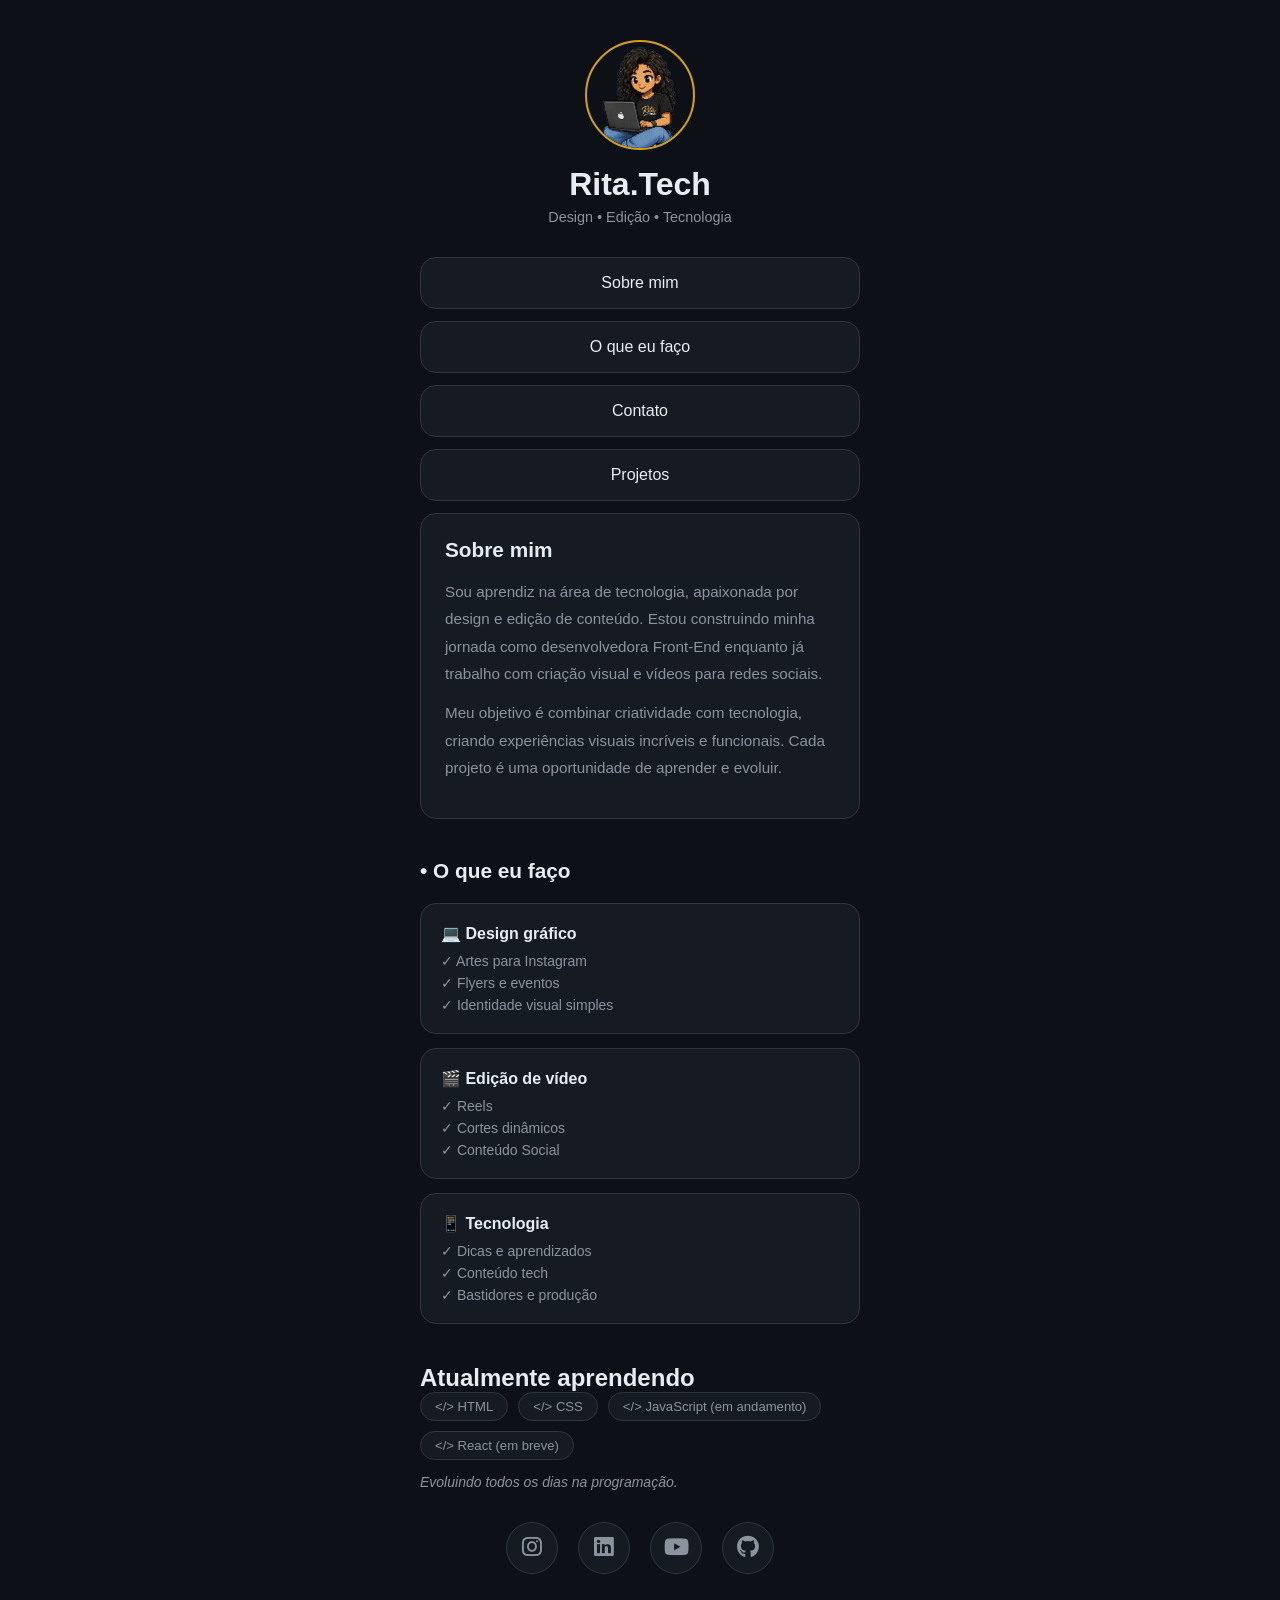
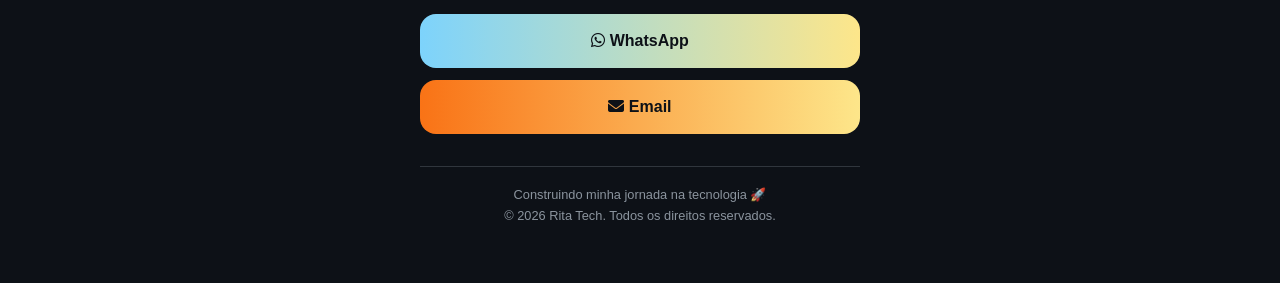
<file: index.html>
<!DOCTYPE html>
<html lang="pt-br">
<head>
    <meta charset="UTF-8">
    <meta name="viewport" content="width=device-width, initial-scale=1.0">
    <title>Rita Tech</title>
    <link rel="stylesheet" href="style.css">
    <link rel="stylesheet" href="https://cdnjs.cloudflare.com/ajax/libs/font-awesome/6.5.0/css/all.min.css">
</head>
<body>

    <!-- HEADER -->
    <header>
        <img src="images/rita-profile.png" alt="Foto de perfil">
        <h1>Rita.Tech</h1>
        <p class="info">Design • Edição • Tecnologia</p>
    </header>

    <!-- BOTÕES -->
    <a href="#sobre" class="btn">Sobre mim</a>
    <a href="#servicos" class="btn">O que eu faço</a>
    <a href="#contato" class="btn">Contato</a>
    <a href="projetos.html" class="btn">Projetos</a>

    <!-- SEÇÃO SOBRE -->
    <section id="sobre">
        <h2>Sobre mim</h2>
        <p>Sou aprendiz na área de tecnologia, apaixonada por design e edição de conteúdo. Estou construindo minha jornada como desenvolvedora Front-End enquanto já trabalho com criação visual e vídeos para redes sociais.</p>
        <p>Meu objetivo é combinar criatividade com tecnologia, criando experiências visuais incríveis e funcionais. Cada projeto é uma oportunidade de aprender e evoluir.</p>
    </section>

    <!-- SEÇÃO O QUE EU FAÇO -->
    <section id="servicos">
        <h2>• O que eu faço</h2>

        <div class="card">
            <h3>💻 Design gráfico</h3>
            <ul>
                <li>✓ Artes para Instagram</li>
                <li>✓ Flyers e eventos</li>
                <li>✓ Identidade visual simples</li>
            </ul>
        </div>

        <div class="card">
            <h3>🎬 Edição de vídeo</h3>
            <ul>
                <li>✓ Reels</li>
                <li>✓ Cortes dinâmicos</li>
                <li>✓ Conteúdo Social</li>
            </ul>
        </div>

        <div class="card">
            <h3>📱 Tecnologia</h3>
            <ul>
                <li>✓ Dicas e aprendizados</li>
                <li>✓ Conteúdo tech</li>
                <li>✓ Bastidores e produção</li>
            </ul>
        </div>
    </section>

    <!-- SEÇÃO APRENDENDO -->
    
        <h2>Atualmente aprendendo</h2>
        <div class="tags">
            <span>&lt;/&gt; HTML</span>
            <span>&lt;/&gt; CSS</span>
            <span>&lt;/&gt; JavaScript (em andamento)</span>
            <span>&lt;/&gt; React (em breve)</span>
        </div>
        <p class="frase">Evoluindo todos os dias na programação.</p>
    

    <!-- REDES SOCIAIS -->
      <section id="contato">
    <div class="social-links">
        <a href="https://www.instagram.com/rita.tech_/" target="_blank"><i class="fa-brands fa-instagram"></i></a>
        <a href="https://www.linkedin.com/in/rita-santos-88769a3ba" target="_blank"><i class="fa-brands fa-linkedin"></i></a>
        <a href="https://www.youtube.com/@byRita.0" target="_blank"><i class="fa-brands fa-youtube"></i></a>
        <a href="https://github.com/rita006" target="_blank"><i class="fa-brands fa-github"></i></a>
    </div>
        </section>
    <!-- BOTÃO FALAR COMIGO -->
    <!-- CONTATO -->
<a href="https://wa.me/5581983431183" class="btn-cta" target="_blank">
    <i class="fa-brands fa-whatsapp"></i> WhatsApp
</a>

<a href="mailto:ritatech.digital@gmail.com" class="btn-cta btn-email" target="_blank">
    <i class="fa-solid fa-envelope"></i> Email
</a>
    <!-- RODAPÉ -->
    <footer>
        <p>Construindo minha jornada na tecnologia 🚀</p>
        <p>© 2026 Rita Tech. Todos os direitos reservados.</p>
    </footer>

</body>
</html>
</file>
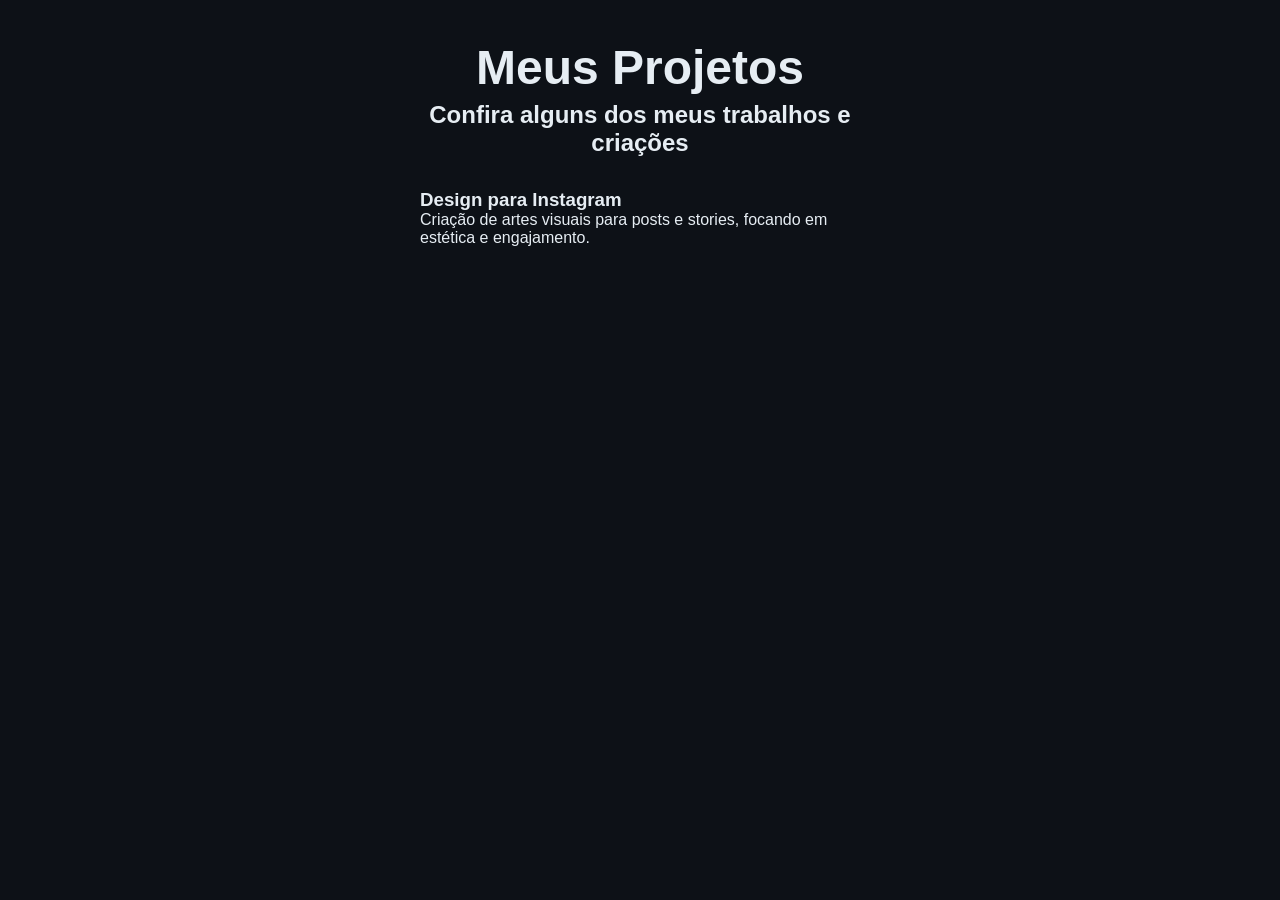
<file: projetos.html>
<!DOCTYPE html>
<html lang="pt-br">
<head>
    <meta charset="UTF-8">
    <meta name="viewport" content="width=device-width, initial-scale=1.0">
    <title>Rita Tech</title>
    <link rel="stylesheet" href="styless.css">
    <link rel="stylesheet" href="https://cdnjs.cloudflare.com/ajax/libs/font-awesome/6.5.0/css/all.min.css">
</head>
<body>
    <header>
        <h1>Meus Projetos</h1>
        <h2>Confira alguns dos meus trabalhos e criações</h2>
    </header>

    <section class="projetos">
        <div class="projeto-card">
            <h3>Design para Instagram</h3>
            <p>Criação de artes visuais para posts e stories, focando em estética e engajamento.</p>
        </div>
</file>
<file: style.css>
/* ===========================
   RESET E BASE
=========================== */
* {
    margin: 0;
    padding: 0;
    box-sizing: border-box;
}

html {
    scroll-behavior: smooth;
}

body {
    background-color: #0d1117;
    color: #e6edf3;
    font-family: sans-serif;
    max-width: 480px;
    width: 100%;
    margin: 0 auto;
    padding: 40px 20px 60px;
}

/* ===========================
   HEADER
=========================== */
header {
    display: flex;
    flex-direction: column;
    align-items: center;
    text-align: center;
    margin-bottom: 32px;
    animation: fadeIn 0.8s ease;
}

header img {
    width: 110px;
    height: 110px;
    border-radius: 50%;
    border: 2px solid #d4a017;
    margin-bottom: 16px;
    object-fit: cover;
}

h1 {
    font-size: 2rem;
    color: #e6edf3;
    margin-bottom: 6px;
}

.info {
    font-size: 0.9rem;
    color: #8b949e;
}

/* ===========================
   BOTÕES DE NAVEGAÇÃO
=========================== */
.btn {
    display: block;
    text-align: center;
    background-color: #161b22;
    color: #e6edf3;
    text-decoration: none;
    padding: 16px 24px;
    border-radius: 16px;
    border: 1px solid #30363d;
    margin-bottom: 12px;
    font-size: 1rem;
    transition: all 0.2s ease;
    animation: fadeIn 0.8s ease;
}

.btn:hover {
    background-color: #1c2330;
    border-color: #58a6ff;
    transform: translateY(-2px);
}

/* ===========================
   SEÇÕES
=========================== */
section {
    margin-bottom: 40px;
    animation: fadeIn 0.8s ease;
}

section h2 {
    font-size: 1.3rem;
    margin-bottom: 20px;
}

/* ===========================
   SEÇÃO SOBRE MIM
=========================== */
#sobre {
    background-color: #161b22;
    border: 1px solid #30363d;
    border-radius: 16px;
    padding: 24px;
    margin-bottom: 40px;
}

#sobre h2 { 
    font-size: 1.3rem;
    margin-bottom: 16px;
}

#sobre p {
    font-size: 0.95rem;
    color: #8b949e;
    line-height: 1.8;
    margin-bottom: 12px;
}

/* ===========================
   CARDS
=========================== */
.card {
    background-color: #161b22;
    border: 1px solid #30363d;
    border-radius: 16px;
    padding: 20px;
    margin-bottom: 14px;
}

.card h3 {
    font-size: 1rem;
    margin-bottom: 10px;
}

.card ul {
    list-style: none;
    display: flex;
    flex-direction: column;
    gap: 6px;
}

.card ul li {
    font-size: 0.875rem;
    color: #8b949e;
}

/* ===========================
   TAGS
=========================== */
.tags {
    display: flex;
    flex-wrap: wrap;
    gap: 10px;
    margin-bottom: 14px;
}

.tags span {
    background-color: #161b22;
    border: 1px solid #30363d;
    color: #8b949e;
    font-size: 0.82rem;
    padding: 6px 14px;
    border-radius: 999px;
}

.frase {
    font-size: 0.875rem;
    color: #8b949e;
    font-style: italic;
}

/* ===========================
   ÍCONES SOCIAIS
=========================== */
.social-links {
    display: flex;
    justify-content: center;
    gap: 20px;
    margin: 32px 0;
}

.social-links a {
    color: #8b949e;
    background-color: #161b22;
    border: 1px solid #30363d;
    width: 52px;
    height: 52px;
    border-radius: 50%;
    display: flex;
    align-items: center;
    justify-content: center;
    text-decoration: none;
    font-size: 1.4rem;
    transition: all 0.2s ease;
}

.social-links a:hover {
    transform: translateY(-3px);
}

.social-links a:nth-child(1):hover {
    color: #e1306c;
    border-color: #e1306c;
}

.social-links a:nth-child(2):hover {
    color: #0077b5;
    border-color: #0077b5;
}

.social-links a:nth-child(3):hover {
    color: #ff0000;
    border-color: #ff0000;
}

.social-links a:nth-child(4):hover {
    color: #ffffff;
    border-color: #ffffff;
}

/* ===========================
   BOTÕES DE CONTATO
=========================== */
.btn-cta {
    display: block;
    text-align: center;
    background: linear-gradient(90deg, #7dd3fc, #fde68a);
    color: #0d1117;
    text-decoration: none;
    padding: 18px 24px;
    border-radius: 16px;
    font-size: 1rem;
    font-weight: 700;
    transition: all 0.2s ease;
}

.btn-cta:hover {
    opacity: 0.9;
    transform: translateY(-2px);
}

.btn-email {
    background: linear-gradient(90deg, #f97316, #fde68a);
    margin-top: 12px;
}

/* ===========================
   RODAPÉ
=========================== */
footer {
    text-align: center;
    font-size: 0.8rem;
    color: #8b949e;
    padding-top: 20px;
    margin-top: 32px;
    border-top: 1px solid #30363d;
    display: flex;
    flex-direction: column;
    gap: 6px;
}
@keyframes fadeIn {
    from { 
        opacity: 0;
        transform: translateY(20px);
    }
    to {
        opacity: 1;
        transform: translateY(0);
    }
}
</file>
<file: styless.css>
* {
    margin: 0;
    padding: 0;
    box-sizing: border-box;
}

html {
    scroll-behavior: smooth;
}

body {
    background-color: #0d1117;
    color: #e6edf3;
    font-family: sans-serif;
    max-width: 480px;
    width: 100%;
    margin: 0 auto;
    padding: 40px 20px 60px;
}

/* ===========================
   HEADER
=========================== */
header {
    display: flex;
    flex-direction: column;
    align-items: center;
    text-align: center;
    margin-bottom: 32px;
    animation: fadeIn 0.8s ease;
}
h1 {
    font-size: 3rem;
    color: #e6edf3;
    margin-bottom: 6px;
}
</file>
